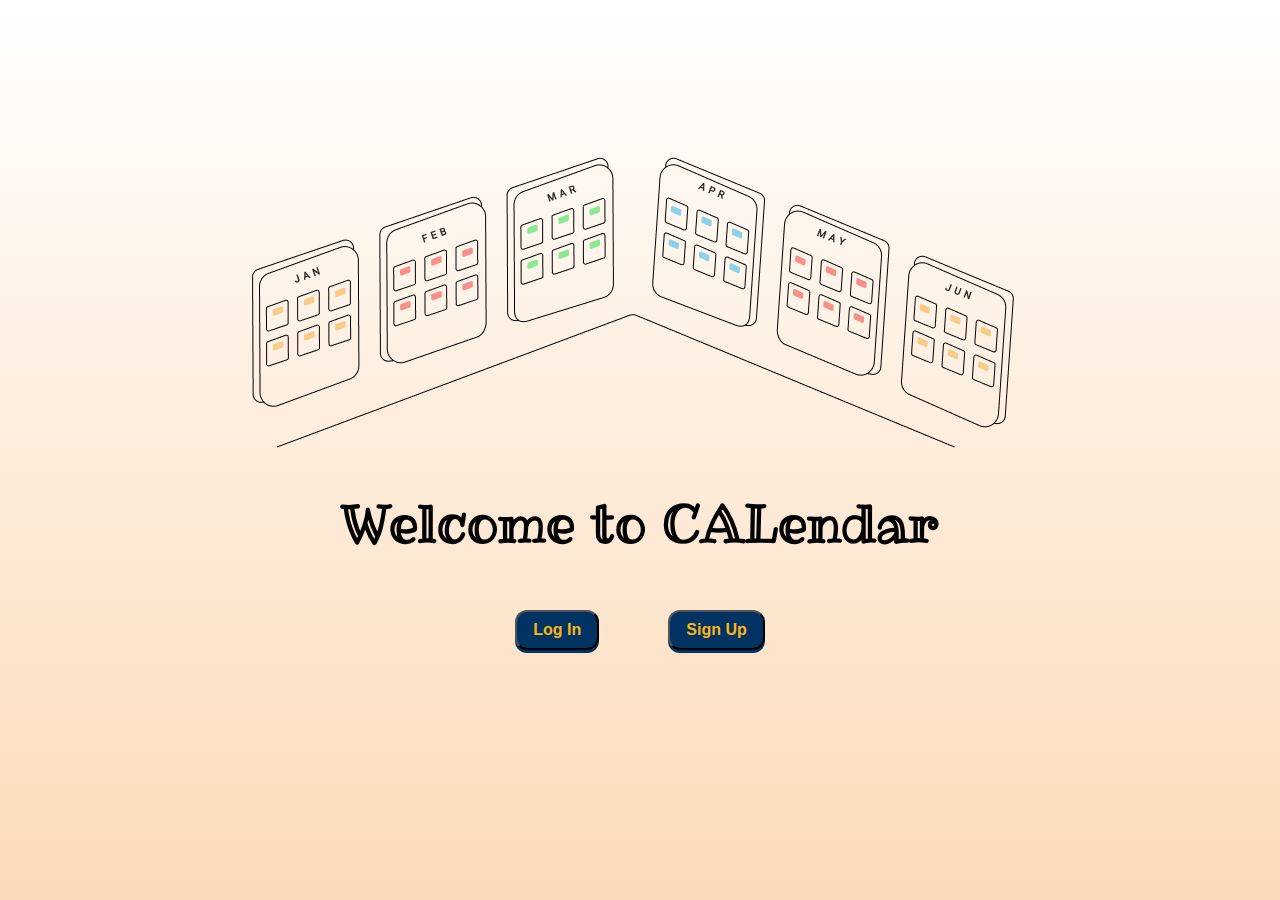
<file: Pages/index.html>
<!DOCTYPE HTML>
<HTML>
<head>
	<meta charset="utf-8">
	<title> Landing Page </title>
	<link rel="stylesheet" type="text/css" href="styles.css">
	
	<!-- Google Fonts -->
	<link href="https://fonts.googleapis.com/css2?family=Ribeye+Marrow&display=swap"
	rel="stylesheet">
  
	<!-- For responsiveness -->
	<meta name="viewport" content="width=device-width, initial-scale=1.0" />
</head>
<body>
	<div id="lp-back">
		<div id="land-page">
			<div>
				<img id="cal-pic" src="../images/logo.png">
			</div>
			<div>
				<h1 id="welcome">Welcome to CALendar</h1>
			</div>
			<div>
				<!--button to sign up, button to sign up, sign in-->
				<button class="land-btn">
					Log In
				</button>
				<button class="land-btn">
					Sign Up
				</button>
			</div>
		</div>
	</div>
</body>
</file>
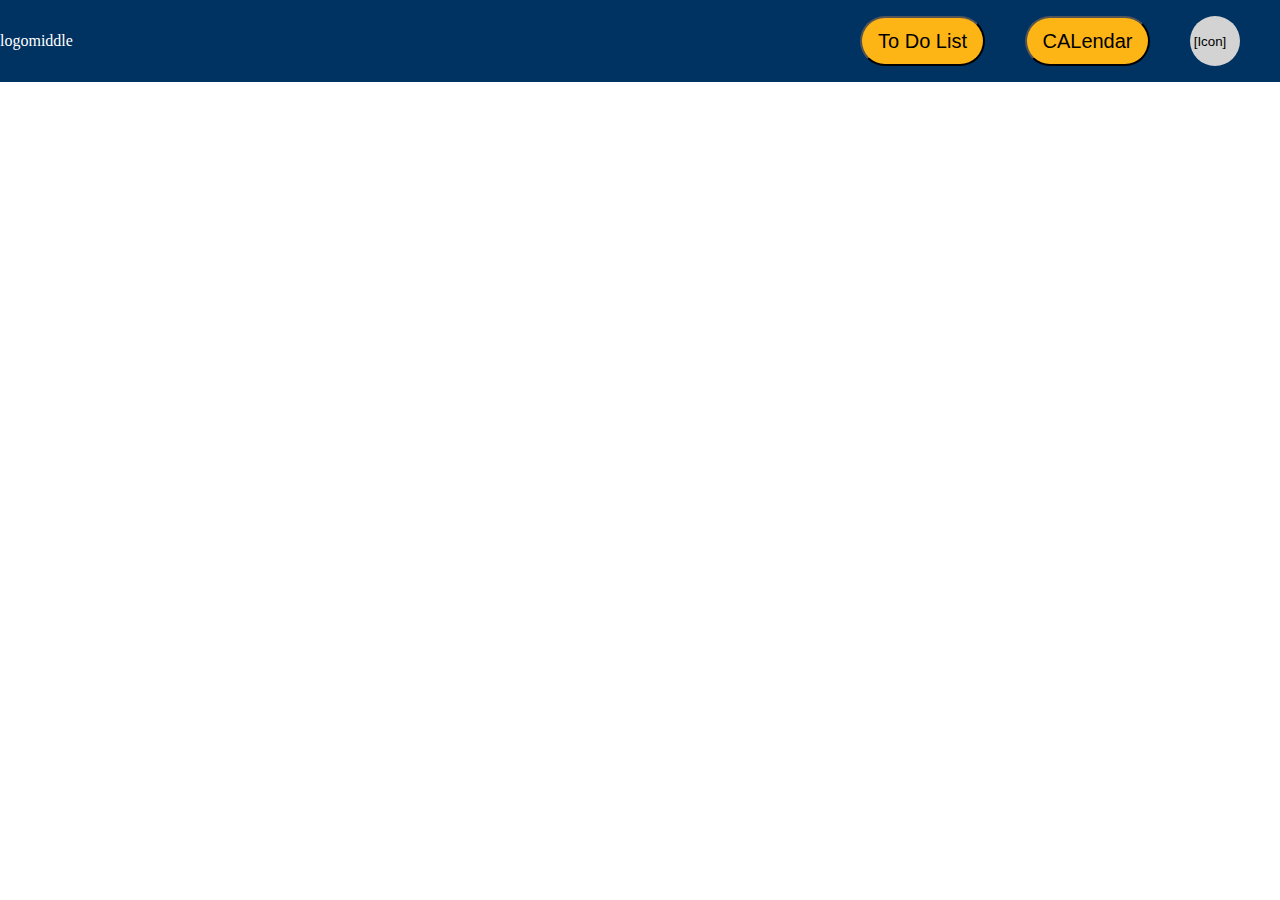
<file: Pages/index_AC.html>
<!DOCTYPE html>
<html>
    <head>
        <link rel="stylesheet" href="styles_AC.css">
        <title>CALendar</title>
    </head>
    <body>
        <header>
            <div id="left-nav">
                <!--Left side of header: logo-->
                <div>logo</div>
                <!--Middle of header: maybe search bar?-->
                <div>middle</div>
            </div>
            <div id="right-nav">
                <!--Right of header: nav-->
                <div>
                    <ul>
                        <li><button class="nav-btn"><a href="#">To Do List</a></button></li>
                        <li><button class="nav-btn"><a href="#">CALendar</a></button></li>
                        <li class="dropdown">
                            <button class="dropdown-btn">
                                [Icon]
                            </button>
                            <div class="dropdown-content">
                                <a href="#">Account</a>
                                <a href="#">Settings</a>
                                <a href="#">Ect.</a>
                            </div>
                        </li>
                    </ul>
                </div>
                <!--drop down button for account settings, ect.-->
                
            </div>
            
            
        </header>
        <!--Main body-->
        <div></div>
        <!--footer-->
        <footer></footer>
    </body>
</html>
</file>
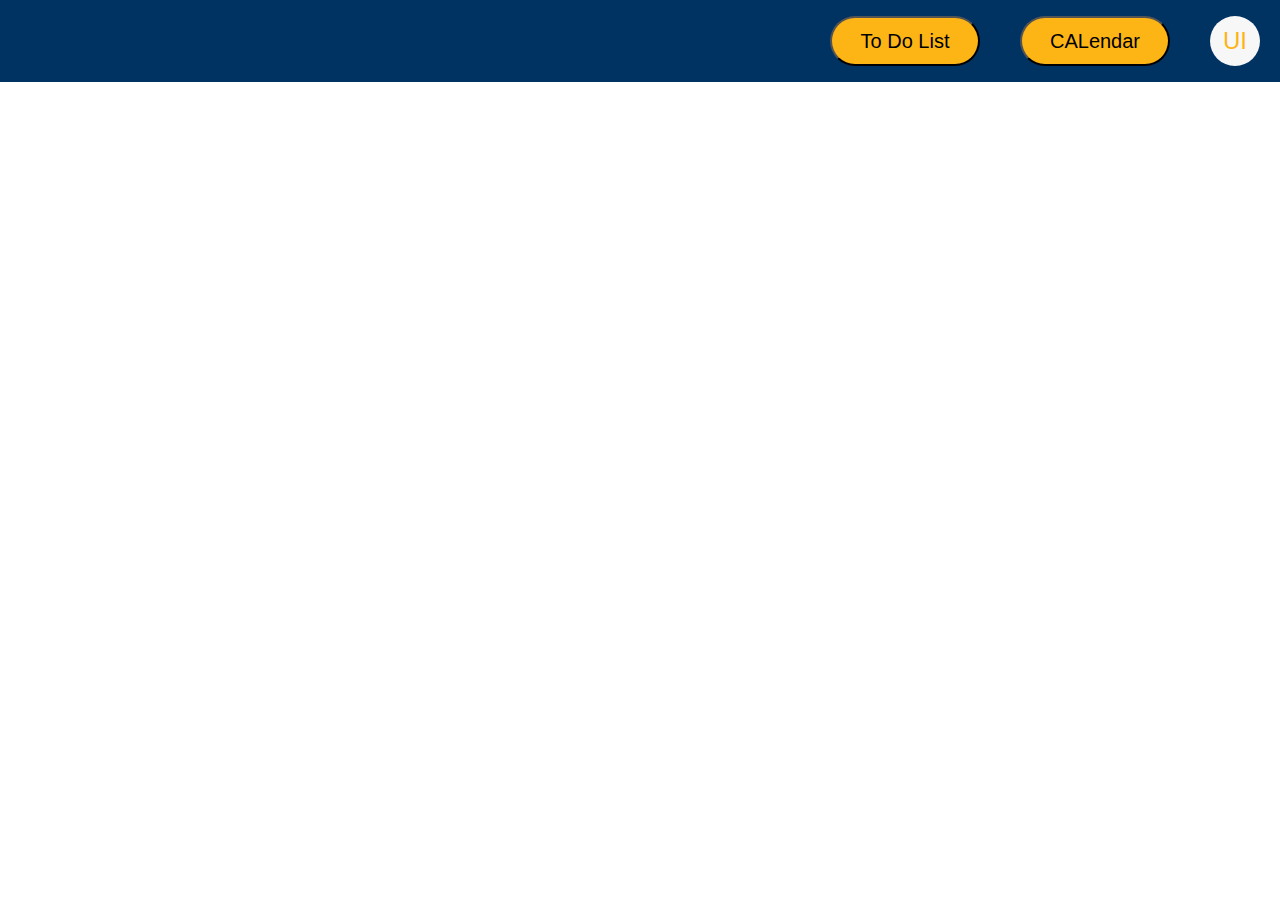
<file: Pages/main.html>
<!DOCTYPE html>
<html>
    <head>
        <link rel="stylesheet" href="styles.css">
        <title>CALendar</title>
    </head>
    <body>
        <header>
            <div id="left-nav">
                <!--Left side of header: logo-->
                <div></div>
                <!--Middle of header: maybe search bar?-->
                <div></div>
            </div>
            <div id="right-nav">
                <!--Right of header: nav-->
                <div>
                    <ul>
                        <li><button class="nav-btn"><a href="#">To Do List</a></button></li>
                        <li><button class="nav-btn"><a href="#">CALendar</a></button></li>
                        <!--drop down button for account settings, ect.-->
                        <div class="dropdown">
                            <button onclick="dropdownClick()" class="dropbtn">UI</button>
                            <div id="myDropdown" class="dropdown-content">
                              <a href="#">Account</a>
                              <a href="#">Settings</a>
                              <a href="#">More Stuff</a>
                            </div>
                          </div>
                    </ul>
                </div>
                
                
            </div>
            
            
        </header>
        <!--Main body, where the calendar goes-->
        <div></div>
        <!--footer-->
        <footer></footer>


        <script>
            function dropdownClick() {
                document.getElementById("myDropdown").classList.toggle("show");
            }

            window.onclick = function(event) {
                if (!event.target.matches('.dropbtn')) {
                    var dropdowns = document.getElementsByClassName("dropdown-content");
                    var i;
                    for (i = 0; i < dropdowns.length; i++) {
                        var openDropdown = dropdowns[i];
                        if (openDropdown.classList.contains('show')) {
                            openDropdown.classList.remove('show');
                        }
                    }
                }
            }
        </script>
    </body>
</html>
</file>
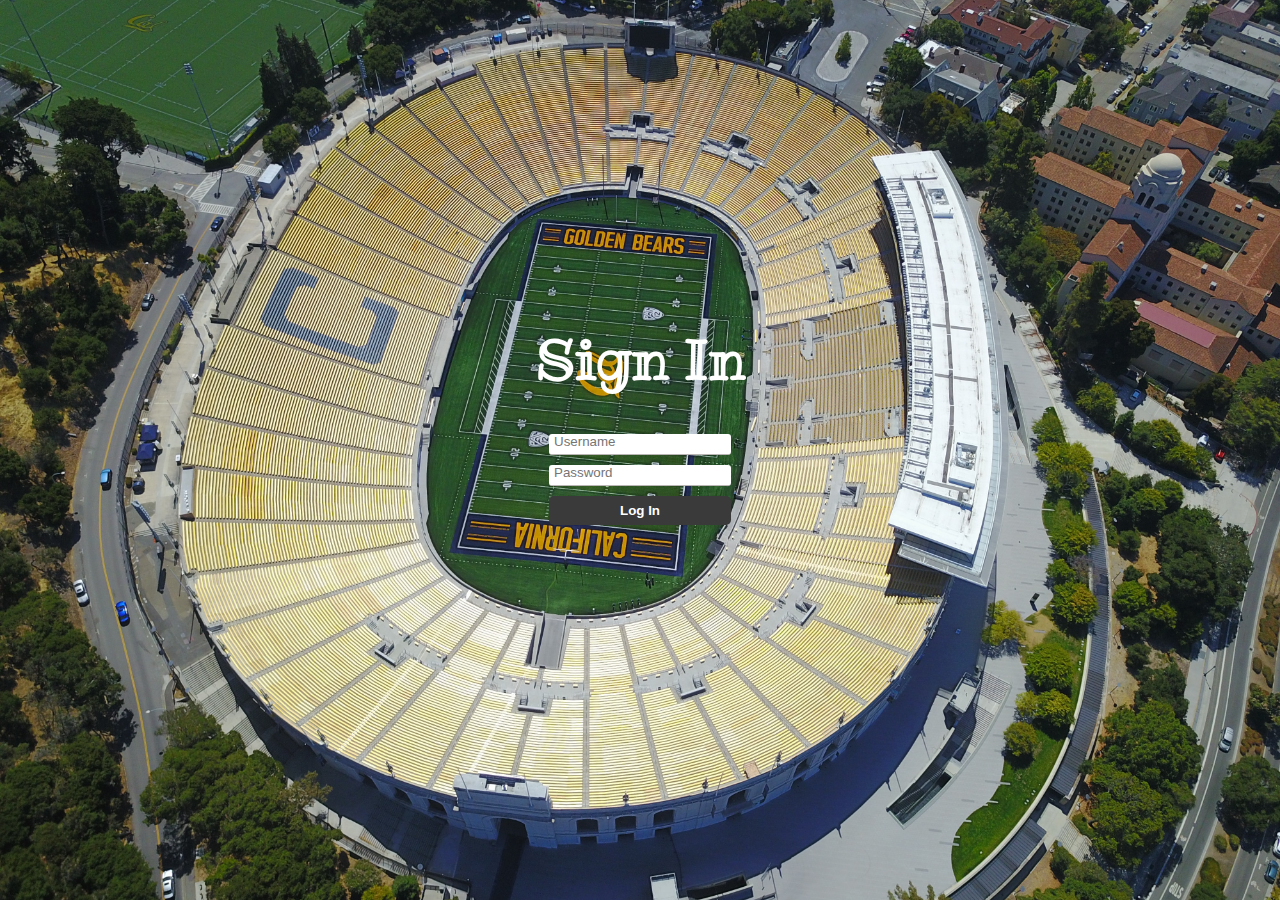
<file: Pages/signin.html>
<!DOCTYPE html>
<html>
    <head>
        <meta charset="utf-8">
        <title> Sign Up Page</title>
        <link rel="stylesheet" type="text/css" href="styles.css">

        <!-- Ribeye Marrow Font -->
	    <link href="https://fonts.googleapis.com/css2?family=Ribeye+Marrow&display=swap"
        rel="stylesheet">
        
        <!-- Cross-Platform Use -->
        <meta name="viewport" content="width=device-width, initial-scale=1.0" />
        
        <!-- Put Javascript file here -->
    </head>
    <body>
        <div id="signin-bg">
            <div id="signin-page">
                <div>
                    <h1 id="sign-in">Sign In</h1>
                </div>

                <form id="login-form">
                    <input type="text" name="username" id="username-field" class="login-field" placeholder="Username">
                    <input type="password" name="password" id="password-field" class="login-field" placeholder="Password">
                    <input type="submit" value="Log In" id="login-submission">
                </form>
            </div>
        </div>
    </body>
</html>
</file>
<file: Pages/styles.css>
/* ================ */
/* ===== TAGS ===== */
/* ================ */

body {
    margin: 0;
    font-family: "Lucida Sans Typewriter", "Lucida Console", "Monaco", "Bitstream Vera Sans Mono", monospace;
}

header {
    background-color: #003262;
    display: flex;
    justify-content: space-between;
}

ul {
    display: flex;
    list-style-type: none;
}

li {
    margin-right: 40px;  
}

a {
    color: black;
    text-decoration: none;
}

/* This organization can change once we have certain styles in multiple pages. */

/* ======================== */
/* ===== LANDING PAGE ===== */
/* ======================== */

#lp-back {
    height: 100vh;
    background-image: linear-gradient(rgba(252, 218, 183, 0),  rgba(252, 218, 183, 1));
}

#signin-bg {
    height: 100vh;
    background-image: url("../images/memorial-stadium.jpg");
    background-position: center;
    background-size: cover;
    
}

#land-page {
    height: 90vh;
    margin: 0;
    display: flex;
    flex-direction: column;
    justify-content: center;
    align-items: center;
    font-family: 'Ribeye Marrow', cursive;
}

#signin-page {
    height: 90vh;
    margin: 0;
    display: flex;
    flex-direction: column;
    justify-content: center;
    align-items: center;
    font-family: 'Ribeye Marrow', cursive;
}

#welcome {
    font-size: 52px;
}

#sign-in {
    font-size: 55px;
    color: white;
    font-weight: bold;
}

.land-btn {
    background: #003262;
    color: #FDB515;
    padding: 0 1rem;
    margin: 1rem 2rem;
    height: 2.5rem;
    font-size: 16px;
    font-weight: bold;
    border-radius: 0.75rem;
    box-shadow: 0px 3px 0px #003262;
}

/* ===================== */
/* ===== MAIN PAGE ===== */
/* ===================== */

#left-nav {
    color: white;
    display: inline-flex;
    justify-content: center;
    align-items: center;
}

#right-nav {
    color: #FDB515;
    display: inline-flex;
    justify-content: center;
    align-items: center;
    padding-right: 20px;
}

.nav-btn {
    background-color: #FDB515;
    border-radius: 25px;
    padding: 0;
    width: 150px;
    height: 50px;
    color: #003262;
}

.nav-btn a {
    text-align: center;
    font-size: 20px;
}

.dropbtn {
    background-color: #f7f7f7;
    color: #FDB515;
    padding: 0px;
    height: 50px;
    width: 50px;
    font-size: 24px;
    border: none;
    cursor: pointer;
    border-radius: 25px;
}
  
.dropbtn:hover, .dropbtn:focus {
    background-color: #b8b8b8;
}
  
.dropdown {
    float: right;
    position: relative;
    display: inline-block;
}
  
.dropdown-content {
    display: none;
    position: absolute;
    background-color: #f1f1f1;
    min-width: 160px;
    overflow: auto;
    box-shadow: 0px 8px 16px 0px rgba(0,0,0,0.2);
    right: 0;
    z-index: 1;
}
  
.dropdown-content a {
    color: black;
    padding: 12px 16px;
    text-decoration: none;
    display: block;
}
  
.dropdown a:hover {background-color: #ddd;}
  
.show {display: block;}
/*
.dropdown {
    position: relative;
    display: inline-block;
}

.dropdown-btn {
    background-color: lightgray;
    padding: 0px;
    border: none;
    width: 50px;
    height: 50px;
    border-radius: 5px;
    padding-right: 10px;
    border-radius: 25px;
    text-align: center;
}


.dropdown:hover .dropdown-btn {
    width: 160px;
    border-radius: 0;
}

.dropdown-content{
    display: none;
    position: absolute;
    background-color: #f1f1f1;
    min-width: 160px;
    box-shadow: 0px 8px 16px 0px rgba(0,0,0,2);
    z-index: 1;
    right: 0;
}

.dropdown-content a:hover {background-color: #ddd;}

.dropdown-content a {
    color: black;
    padding: 12px 16px;
    text-decoration: none;
    display: block;
}

.dropdown:hover .dropdown-content {display: block;}
*/
#login-form {
    align-self: center;
    display: grid;
    justify-items: center;
    align-items: center;
  }
  
  .login-form-field::placeholder {
    color: #3a3a3a;
  }
  
  .login-field {
    border: none;
    border-bottom: 1px solid #bbb6b6;
    margin-bottom: 10px;
    border-radius: 3px;
    outline: none;
    padding: 0px 0px 5px 5px;
  }
  
  #login-submission {
    width: 100%;
    padding: 7px;
    border: none;
    border-radius: 5px;
    color: white;
    font-weight: bold;
    background-color: #3a3a3a;
    cursor: pointer;
    outline: none;
  }
</file>
<file: Pages/styles_AC.css>
body {
    margin: 0;
}

header {
    background-color: #003262;
    display: flex;
    justify-content: space-between;
}

#left-nav {
    color: white;
    display: inline-flex;
    justify-content: center;
    align-items: center;
}

#right-nav {
    color: yellow;
    display: inline-flex;
    justify-content: center;
    align-items: center;
    
}

ul {
    display: flex;
    list-style-type: none;
}

li {
    margin-right: 40px;  
}

a {
    color: black;
    text-decoration: none;
}

.nav-btn {
    background-color: #FDB515;
    border-radius: 25px;
    padding: 10px 15px 10px 15px;
    width: 125px;
    height: 50px;
}

.nav-btn a {
    
    text-align: center;
    font-size: 20px;
}

.dropdown {
    position: relative;
    display: inline-block;
}

.dropdown-btn {
    background-color: lightgray;
    padding: 0px;
    border: none;
    width: 50px;
    height: 50px;
    border-radius: 5px;
    padding-right: 10px;
    border-radius: 25px;
    text-align: center;
}


.dropdown:hover .dropdown-btn {
    width: 160px;
    border-radius: 0;
}

.dropdown-content{
    display: none;
    position: absolute;
    background-color: #f1f1f1;
    min-width: 160px;
    box-shadow: 0px 8px 16px 0px rgba(0,0,0,2);
    z-index: 1;
    right: 0;
}

.dropdown-content a:hover {background-color: #ddd;}

.dropdown-content a {
    color: black;
    padding: 12px 16px;
    text-decoration: none;
    display: block;
}

.dropdown:hover .dropdown-content {display: block;}
</file>
